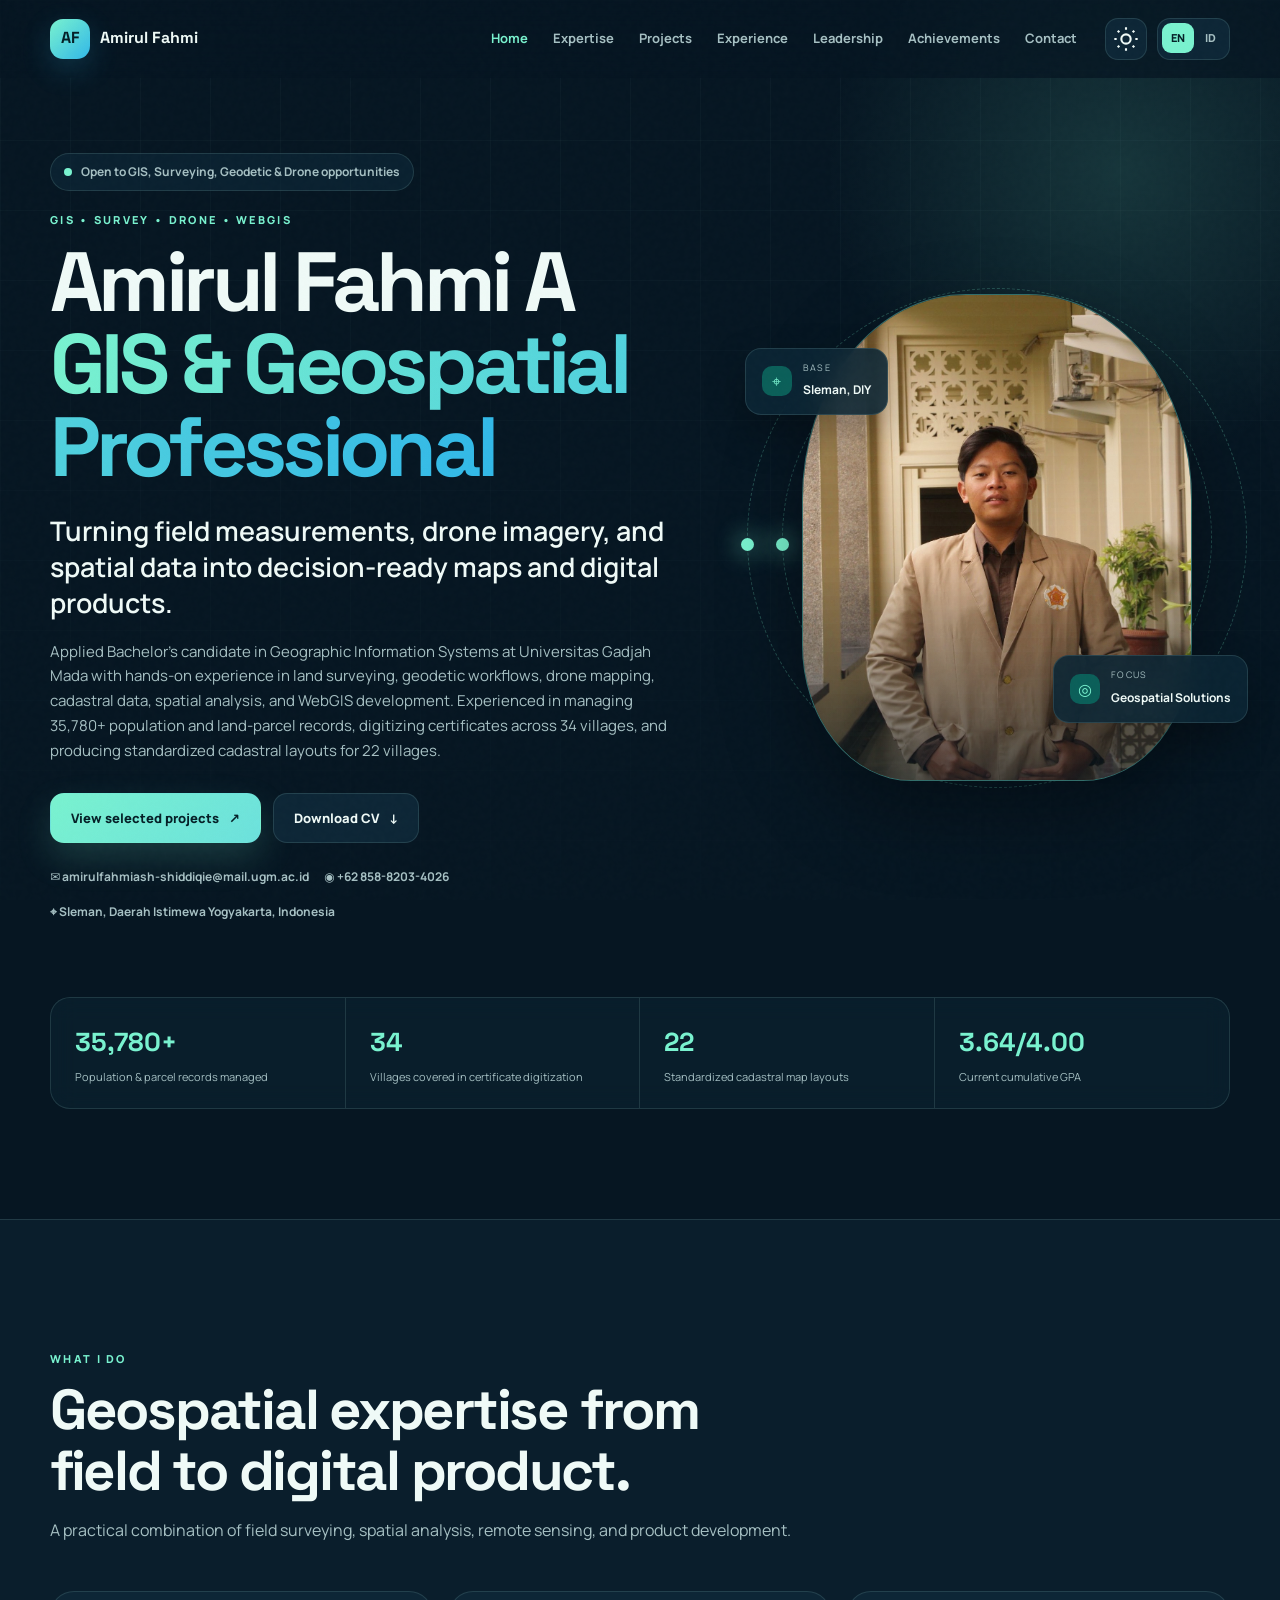
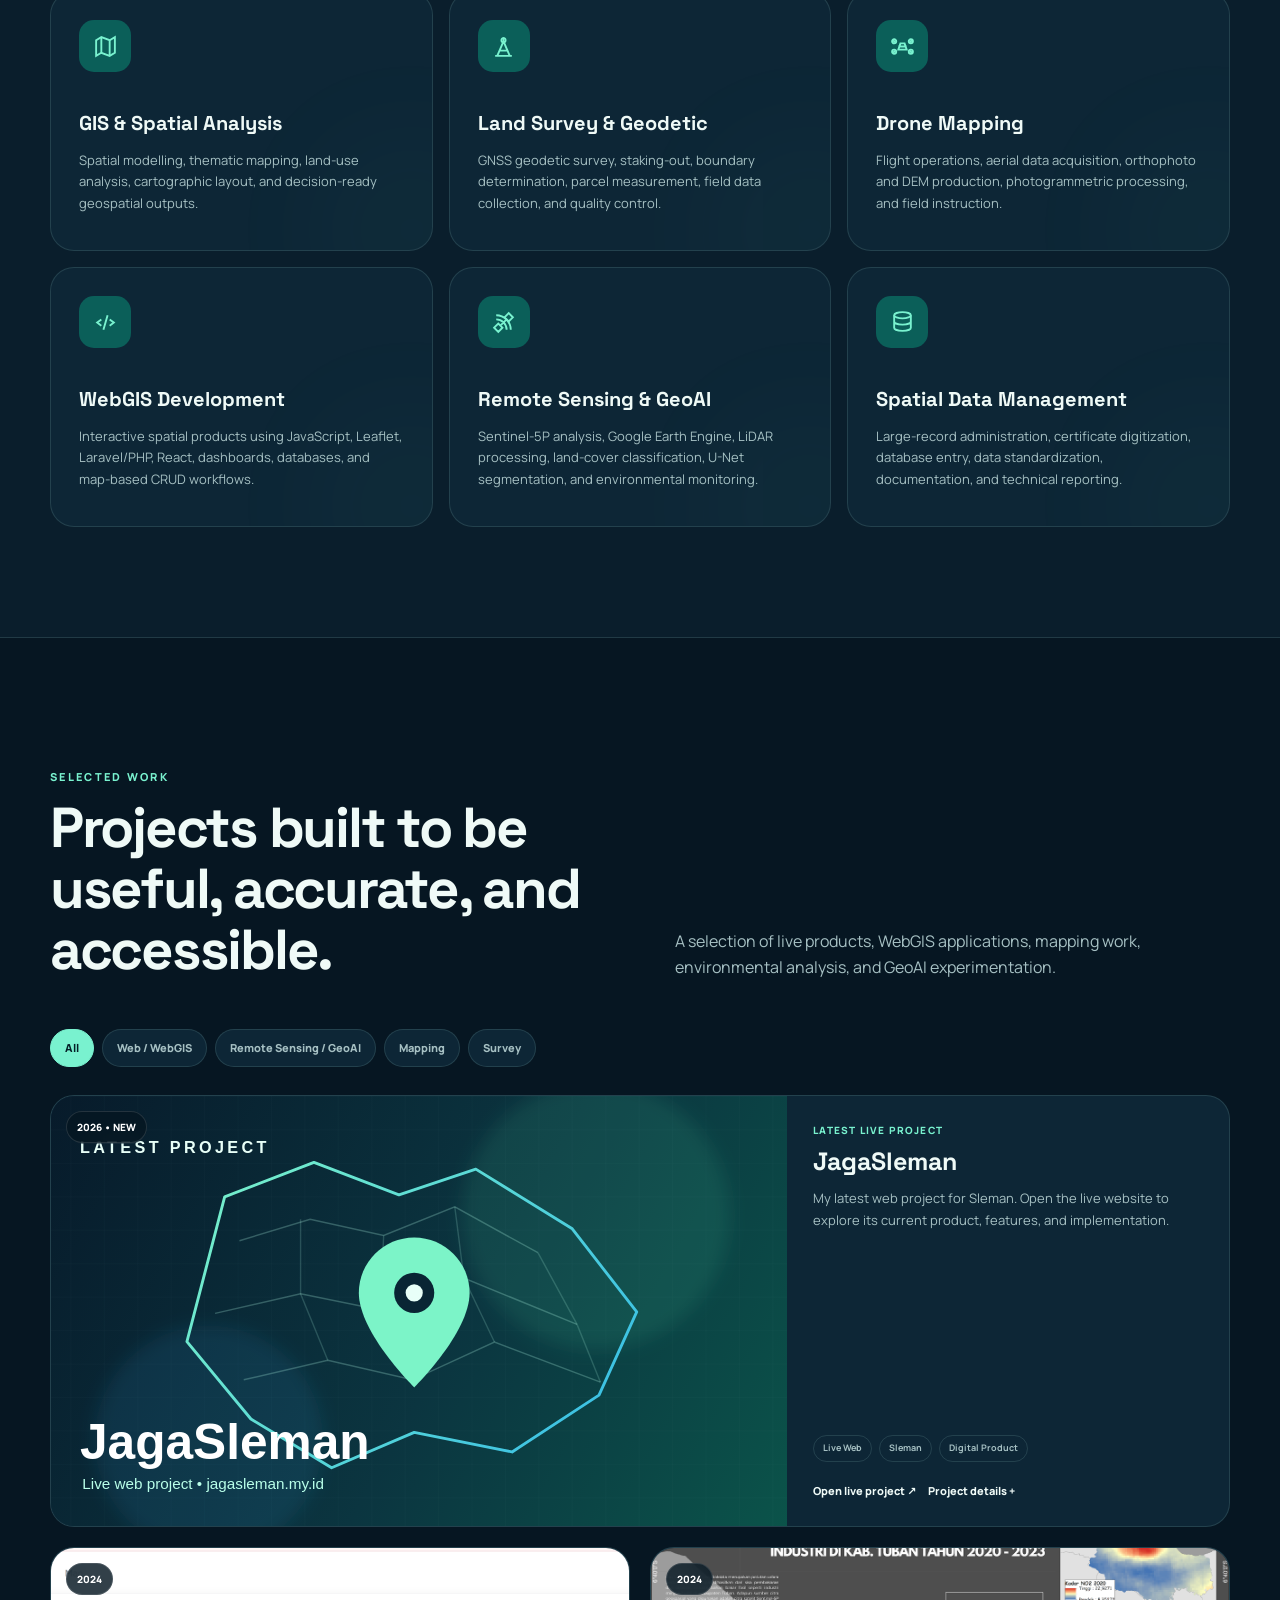
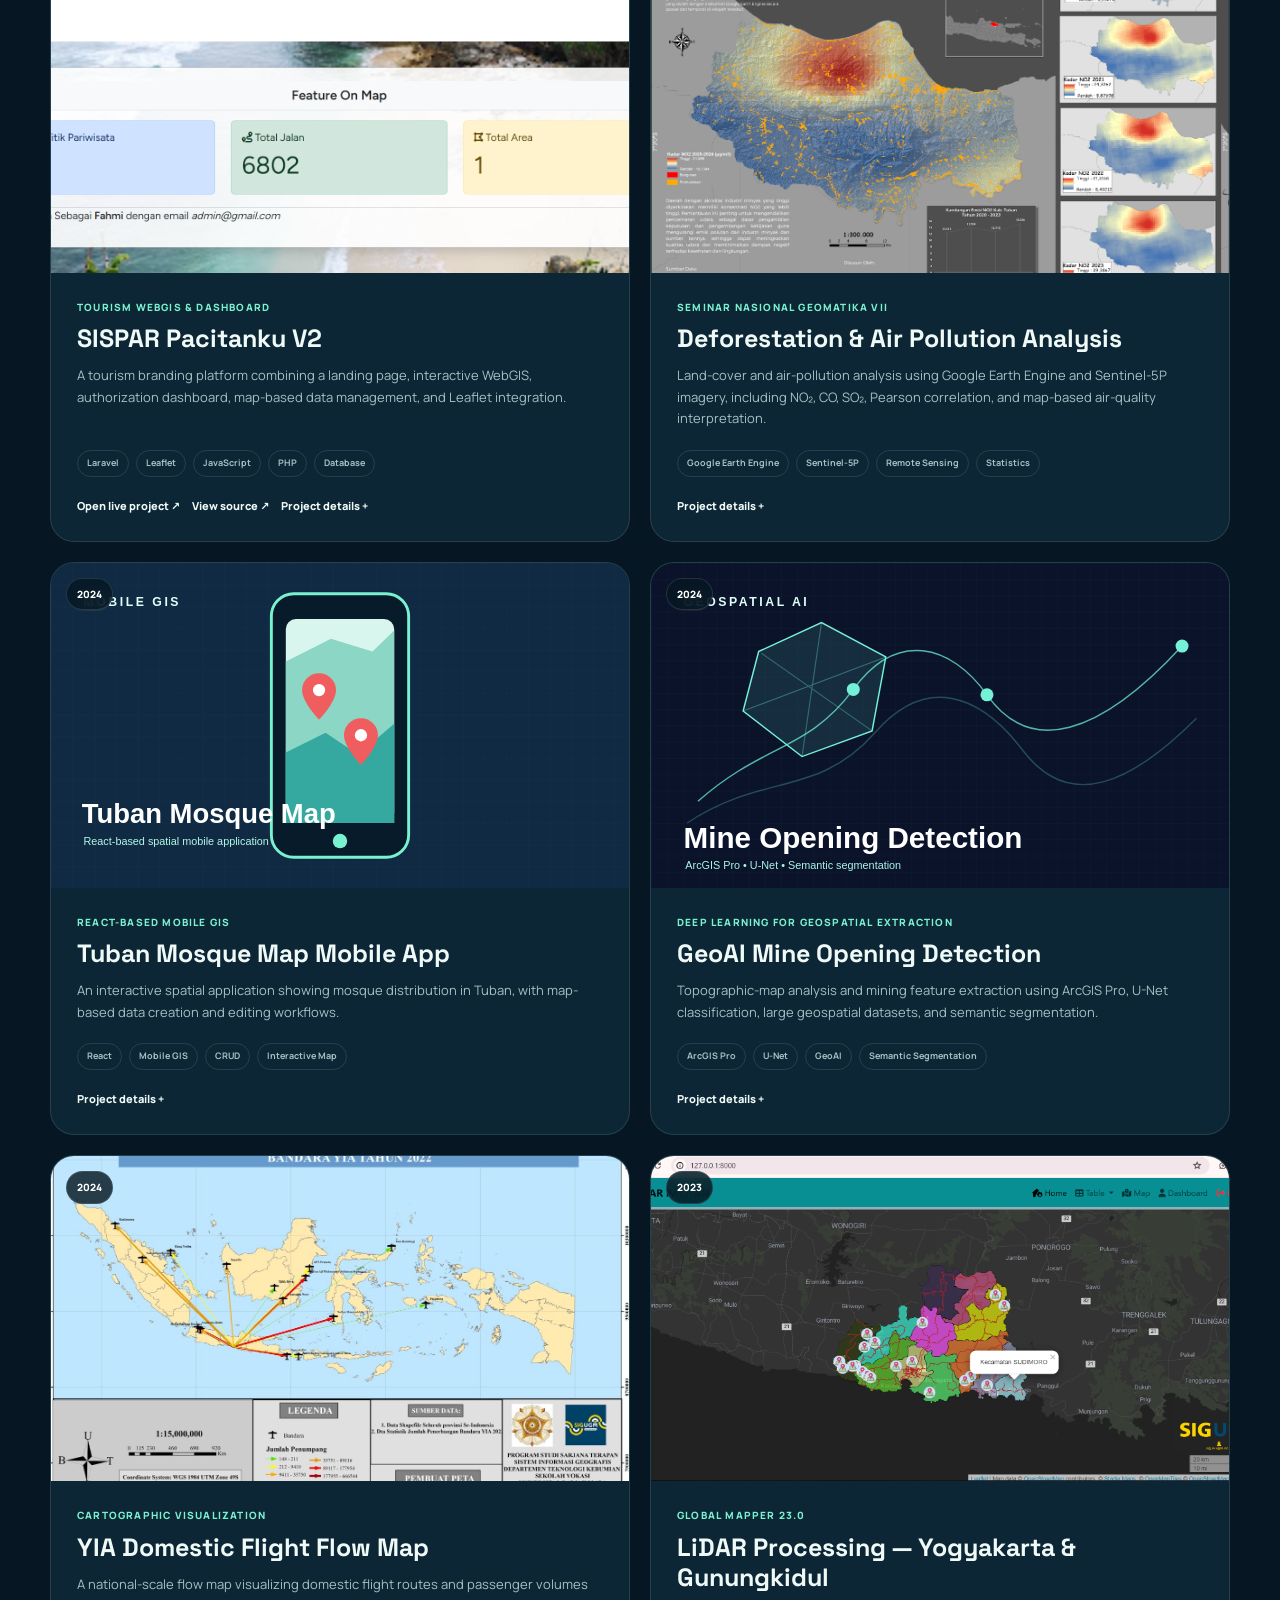
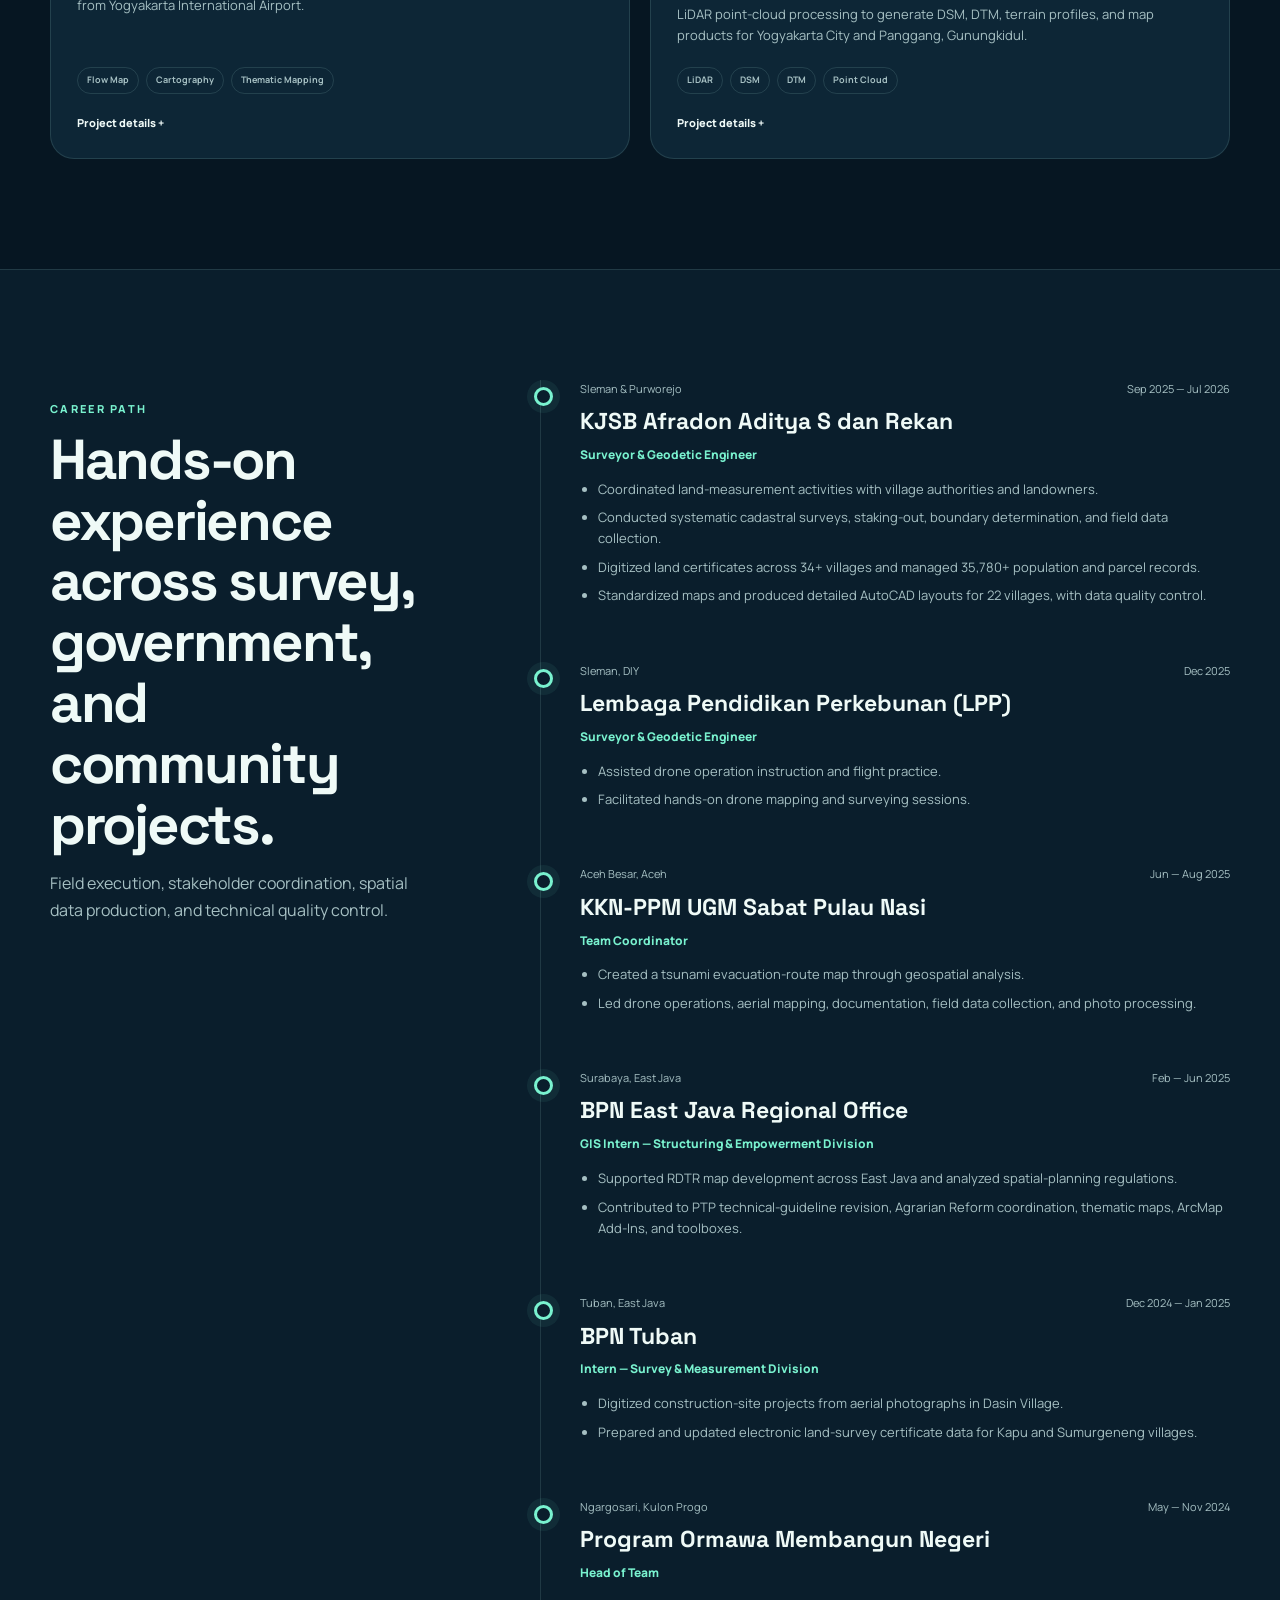
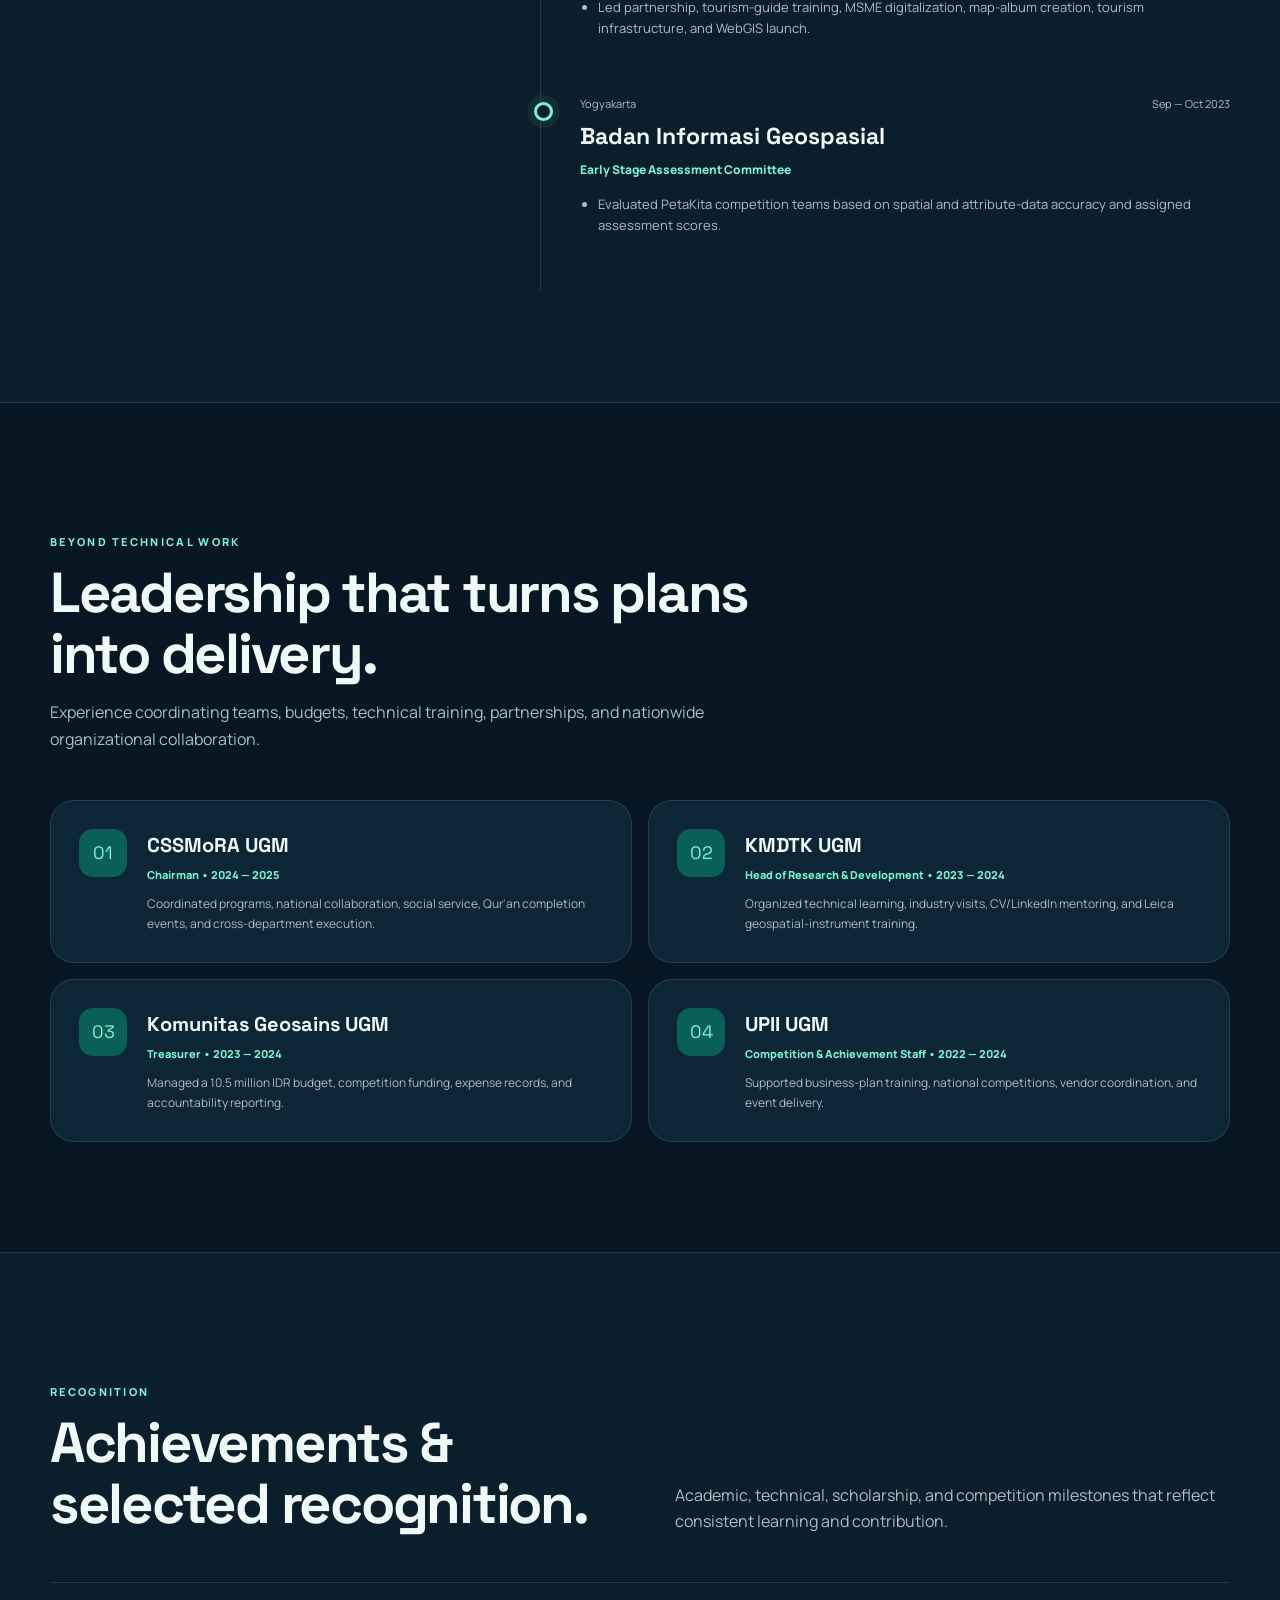
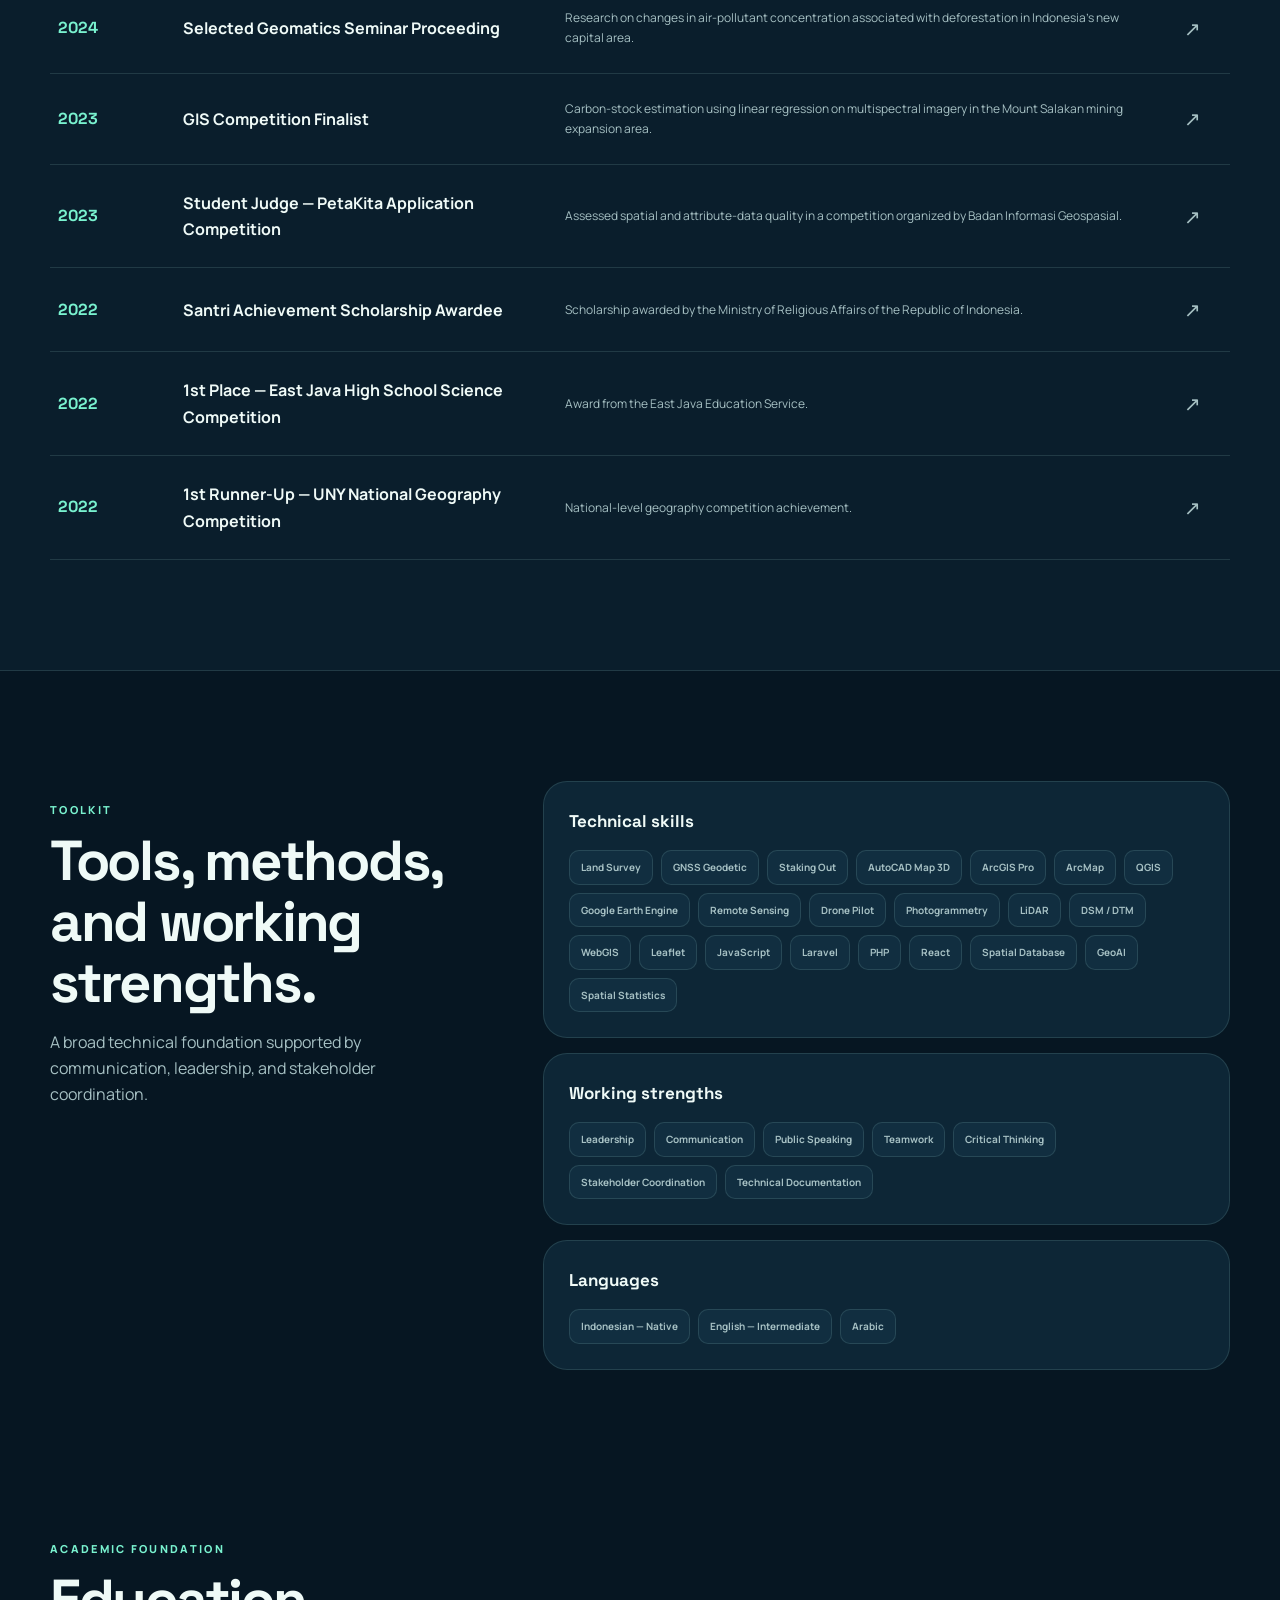
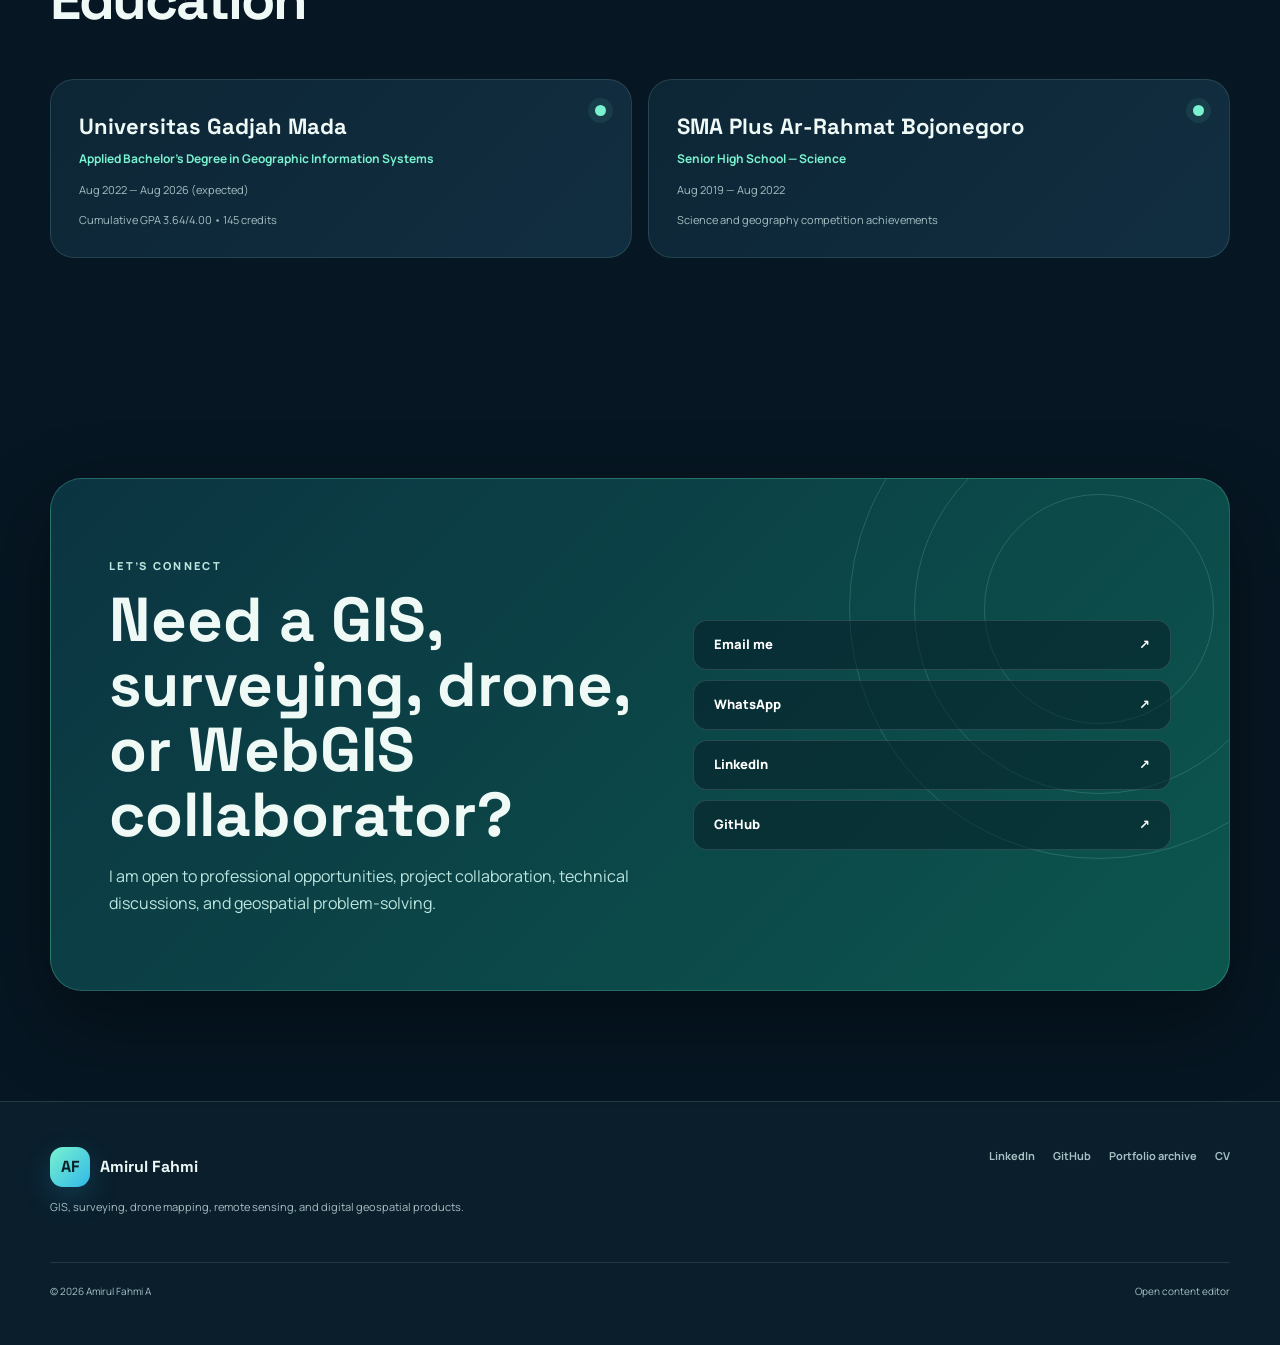
<file: index.html>
<!doctype html>
<html lang="en">
<head>
  <meta charset="utf-8" />
  <meta name="viewport" content="width=device-width, initial-scale=1" />
  <meta name="theme-color" content="#071a2a" />
  <meta name="robots" content="index,follow" />
  <title>Amirul Fahmi A — GIS, Survey & Geospatial Portfolio</title>
  <meta name="description" content="Portfolio of Amirul Fahmi A: GIS, land surveying, geodetic engineering, drone mapping, remote sensing, GeoAI, spatial data, and WebGIS development." />
  <meta property="og:title" content="Amirul Fahmi A — Geospatial Portfolio" />
  <meta property="og:description" content="GIS, land surveying, drone mapping, remote sensing, GeoAI, and WebGIS projects." />
  <meta property="og:type" content="website" />
  <meta property="og:image" content="assets/no2-tuban.png" />
  <link rel="icon" href="assets/favicon.svg" type="image/svg+xml" />
  <link rel="preconnect" href="https://fonts.googleapis.com" />
  <link rel="preconnect" href="https://fonts.gstatic.com" crossorigin />
  <link href="https://fonts.googleapis.com/css2?family=Manrope:wght@400;500;600;700;800&family=Space+Grotesk:wght@500;600;700&display=swap" rel="stylesheet" />
  <link rel="stylesheet" href="styles.css" />
  <script src="data.js" defer></script>
  <script src="app.js" defer></script>
</head>
<body>
  <a class="skip-link" href="#main">Skip to content</a>
  <div class="noise" aria-hidden="true"></div>
  <header class="site-header" id="top">
    <div class="container nav-wrap">
      <a class="brand" href="#top" aria-label="Amirul Fahmi portfolio home"><span class="brand-mark">AF</span><span class="brand-name">Amirul Fahmi</span></a>
      <button class="menu-toggle" id="menuToggle" aria-label="Open menu" aria-controls="siteNav" aria-expanded="false"><span></span><span></span></button>
      <nav class="site-nav" id="siteNav" aria-label="Primary navigation"></nav>
      <div class="nav-actions">
        <button class="icon-button" id="themeToggle" aria-label="Toggle color theme"></button>
        <button class="lang-toggle" id="langToggle" aria-label="Change language"><span class="active">EN</span><span>ID</span></button>
      </div>
    </div>
  </header>

  <main id="main">
    <section class="hero section" id="home">
      <div class="hero-grid-bg" aria-hidden="true"></div>
      <div class="container hero-layout">
        <div class="hero-copy reveal">
          <div class="status-pill"><span class="pulse"></span><span id="availability"></span></div>
          <p class="eyebrow">GIS • SURVEY • DRONE • WEBGIS</p>
          <h1><span id="heroName"></span><br/><span class="gradient-text" id="heroRole"></span></h1>
          <p class="hero-headline" id="heroHeadline"></p>
          <p class="hero-summary" id="heroSummary"></p>
          <div class="hero-actions">
            <a class="button primary" href="#projects"><span data-label="viewProjects"></span><span class="arrow">↗</span></a>
            <a class="button secondary" id="resumeLink" download><span data-label="downloadCV"></span><span>↓</span></a>
          </div>
          <div class="contact-row" id="heroContacts"></div>
        </div>
        <div class="hero-visual reveal delay-1">
          <div class="orbit orbit-one"></div><div class="orbit orbit-two"></div>
          <div class="photo-frame"><img id="profilePhoto" alt="Portrait of Amirul Fahmi" /><div class="photo-scan"></div></div>
          <div class="floating-card card-location"><span class="mini-icon">⌖</span><div><small>BASE</small><strong>Sleman, DIY</strong></div></div>
          <div class="floating-card card-focus"><span class="mini-icon">◎</span><div><small>FOCUS</small><strong>Geospatial Solutions</strong></div></div>
        </div>
      </div>
      <div class="container stats-grid reveal delay-2" id="statsGrid"></div>
    </section>

    <section class="section section-muted" id="about">
      <div class="container">
        <div class="section-heading reveal"><p class="eyebrow" data-label="whatIDo"></p><h2 data-label="capabilitiesTitle"></h2><p data-label="capabilitiesIntro"></p></div>
        <div class="capability-grid" id="capabilityGrid"></div>
      </div>
    </section>

    <section class="section" id="projects">
      <div class="container">
        <div class="section-heading split reveal">
          <div><p class="eyebrow" data-label="selectedWork"></p><h2 data-label="projectsTitle"></h2></div>
          <p data-label="projectsIntro"></p>
        </div>
        <div class="filter-row reveal" id="projectFilters"></div>
        <div class="projects-grid" id="projectsGrid"></div>
      </div>
    </section>

    <section class="section section-muted" id="experience">
      <div class="container experience-layout">
        <div class="sticky-heading reveal"><p class="eyebrow" data-label="careerPath"></p><h2 data-label="experienceTitle"></h2><p data-label="experienceIntro"></p></div>
        <div class="timeline" id="experienceTimeline"></div>
      </div>
    </section>

    <section class="section" id="leadership">
      <div class="container">
        <div class="section-heading reveal"><p class="eyebrow" data-label="beyondTechnical"></p><h2 data-label="leadershipTitle"></h2><p data-label="leadershipIntro"></p></div>
        <div class="leadership-grid" id="leadershipGrid"></div>
      </div>
    </section>

    <section class="section section-muted" id="achievements">
      <div class="container">
        <div class="section-heading split reveal"><div><p class="eyebrow" data-label="recognition"></p><h2 data-label="achievementsTitle"></h2></div><p data-label="achievementsIntro"></p></div>
        <div class="achievement-list" id="achievementList"></div>
      </div>
    </section>

    <section class="section" id="skills">
      <div class="container skills-layout">
        <div class="section-heading reveal"><p class="eyebrow" data-label="toolkit"></p><h2 data-label="skillsTitle"></h2><p data-label="skillsIntro"></p></div>
        <div class="skills-panels" id="skillsPanels"></div>
      </div>
    </section>

    <section class="section education-section" id="education">
      <div class="container">
        <div class="section-heading reveal"><p class="eyebrow" data-label="academic"></p><h2 data-label="educationTitle"></h2></div>
        <div class="education-grid" id="educationGrid"></div>
      </div>
    </section>

    <section class="section contact-section" id="contact">
      <div class="container contact-card reveal">
        <div><p class="eyebrow" data-label="letsConnect"></p><h2 data-label="contactTitle"></h2><p data-label="contactIntro"></p></div>
        <div class="contact-actions" id="contactActions"></div>
        <div class="map-lines" aria-hidden="true"><span></span><span></span><span></span></div>
      </div>
    </section>
  </main>

  <footer class="site-footer">
    <div class="container footer-grid">
      <div><a class="brand" href="#top"><span class="brand-mark">AF</span><span class="brand-name">Amirul Fahmi</span></a><p data-label="footerTagline"></p></div>
      <div class="footer-links" id="footerLinks"></div>
      <div class="footer-meta"><span>© <span id="year"></span> Amirul Fahmi A</span><a href="editor.html" data-label="contentEditor"></a></div>
    </div>
  </footer>

  <dialog class="project-modal" id="projectModal"><button class="modal-close" id="modalClose" aria-label="Close">×</button><div id="modalContent"></div></dialog>
  <button class="back-to-top" id="backToTop" aria-label="Back to top">↑</button>
</body>
</html>
</file>
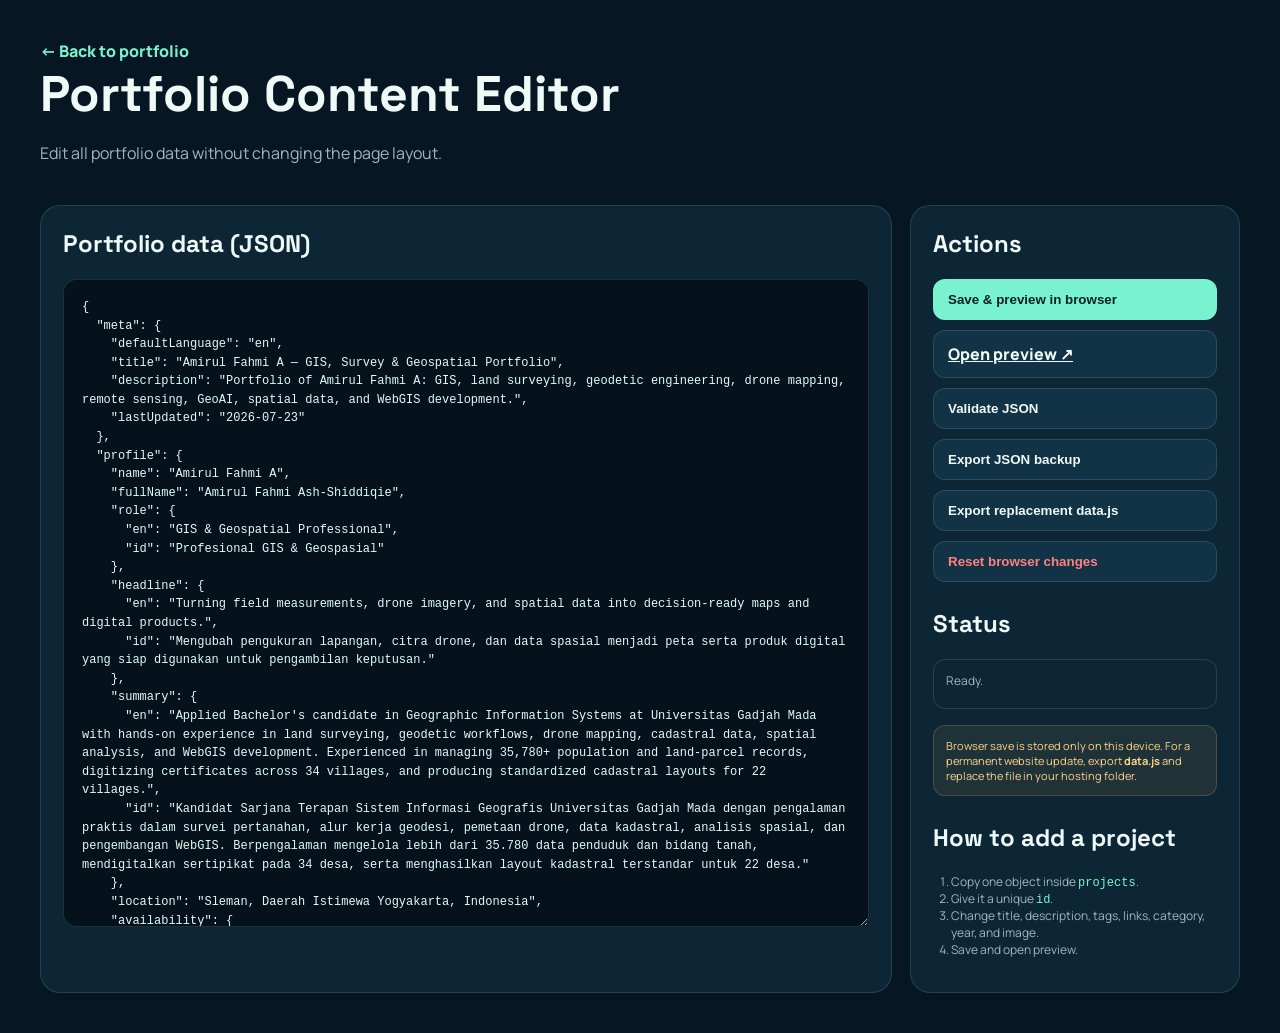
<file: editor.html>
<!doctype html><html lang="en"><head><meta charset="utf-8"><meta name="viewport" content="width=device-width,initial-scale=1"><title>Portfolio Content Editor</title><link rel="icon" href="assets/favicon.svg"><link rel="preconnect" href="https://fonts.googleapis.com"><link rel="preconnect" href="https://fonts.gstatic.com" crossorigin><link href="https://fonts.googleapis.com/css2?family=Manrope:wght@400;600;700;800&family=Space+Grotesk:wght@600;700&display=swap" rel="stylesheet"><style>
:root{--bg:#061622;--panel:#0d2636;--text:#effaf7;--muted:#9eb8bd;--line:rgba(168,226,215,.15);--accent:#79f2cf;--danger:#ff8181}*{box-sizing:border-box}body{margin:0;background:var(--bg);color:var(--text);font-family:Manrope,sans-serif}.wrap{width:min(1200px,calc(100% - 32px));margin:40px auto}.top{display:flex;justify-content:space-between;align-items:center;gap:20px;margin-bottom:25px}.top h1{font-family:Space Grotesk;margin:0;font-size:clamp(30px,5vw,50px)}.top p,.help{color:var(--muted)}.back{color:var(--accent);font-weight:800;text-decoration:none}.grid{display:grid;grid-template-columns:1fr 330px;gap:18px}.panel{background:var(--panel);border:1px solid var(--line);border-radius:20px;padding:22px}.panel h2{font-family:Space Grotesk;margin-top:0}textarea{width:100%;min-height:72vh;resize:vertical;border:1px solid var(--line);border-radius:14px;background:#05121c;color:#dffcf5;padding:18px;font:12px/1.55 ui-monospace,SFMono-Regular,Consolas,monospace;tab-size:2}.actions{display:grid;gap:10px}.btn{border:1px solid var(--line);border-radius:12px;padding:12px 14px;background:#123246;color:var(--text);font-weight:800;cursor:pointer;text-align:left}.btn.primary{background:var(--accent);color:#052027}.btn.danger{color:var(--danger)}.status{min-height:50px;border:1px solid var(--line);padding:12px;border-radius:12px;font-size:12px;color:var(--muted)}code{color:var(--accent)}ol{padding-left:18px;color:var(--muted);font-size:12px}.warning{background:rgba(255,184,77,.08);border:1px solid rgba(255,184,77,.22);padding:12px;border-radius:12px;color:#ffd38a;font-size:11px}@media(max-width:850px){.grid{grid-template-columns:1fr}.top{align-items:flex-start;flex-direction:column}textarea{min-height:60vh}}
</style><script src="data.js"></script></head><body><main class="wrap"><div class="top"><div><a class="back" href="index.html">← Back to portfolio</a><h1>Portfolio Content Editor</h1><p>Edit all portfolio data without changing the page layout.</p></div></div><div class="grid"><section class="panel"><h2>Portfolio data (JSON)</h2><textarea id="editor" spellcheck="false"></textarea></section><aside class="panel"><h2>Actions</h2><div class="actions"><button class="btn primary" id="save">Save & preview in browser</button><a class="btn" href="index.html" target="_blank">Open preview ↗</a><button class="btn" id="validate">Validate JSON</button><button class="btn" id="exportJson">Export JSON backup</button><button class="btn" id="exportJs">Export replacement data.js</button><button class="btn danger" id="reset">Reset browser changes</button></div><h2 style="margin-top:26px">Status</h2><div class="status" id="status">Ready.</div><div class="warning" style="margin-top:16px">Browser save is stored only on this device. For a permanent website update, export <b>data.js</b> and replace the file in your hosting folder.</div><h2 style="margin-top:26px">How to add a project</h2><ol><li>Copy one object inside <code>projects</code>.</li><li>Give it a unique <code>id</code>.</li><li>Change title, description, tags, links, category, year, and image.</li><li>Save and open preview.</li></ol></aside></div></main><script>
const editor=document.getElementById('editor'),status=document.getElementById('status');let start=window.PORTFOLIO_DATA;try{start=JSON.parse(localStorage.getItem('portfolioOverride'))||start}catch(e){}editor.value=JSON.stringify(start,null,2);function parse(){return JSON.parse(editor.value)}function msg(t,ok=true){status.textContent=t;status.style.color=ok?'#79f2cf':'#ff8181'}document.getElementById('validate').onclick=()=>{try{parse();msg('Valid JSON.')}catch(e){msg(e.message,false)}};document.getElementById('save').onclick=()=>{try{localStorage.setItem('portfolioOverride',JSON.stringify(parse()));msg('Saved. Open or refresh the preview.')}catch(e){msg(e.message,false)}};function download(name,text,type){const a=document.createElement('a');a.href=URL.createObjectURL(new Blob([text],{type}));a.download=name;a.click();URL.revokeObjectURL(a.href)}document.getElementById('exportJson').onclick=()=>{try{download('portfolio-data-backup.json',JSON.stringify(parse(),null,2),'application/json');msg('JSON backup exported.')}catch(e){msg(e.message,false)}};document.getElementById('exportJs').onclick=()=>{try{download('data.js','window.PORTFOLIO_DATA = '+JSON.stringify(parse(),null,2)+';\n','text/javascript');msg('Replacement data.js exported.')}catch(e){msg(e.message,false)}};document.getElementById('reset').onclick=()=>{if(confirm('Reset browser changes and return to the original data.js?')){localStorage.removeItem('portfolioOverride');editor.value=JSON.stringify(window.PORTFOLIO_DATA,null,2);msg('Browser changes reset.')}};
</script></body></html>
</file>
<file: styles.css>
:root{--bg:#061622;--bg-2:#0a1e2c;--surface:#0d2636;--surface-2:#112e40;--text:#effaf7;--muted:#a6c0c3;--line:rgba(168,226,215,.14);--accent:#79f2cf;--accent-2:#31b8e8;--accent-dark:#0b5f59;--shadow:0 30px 80px rgba(0,0,0,.35);--radius:24px;--container:1180px;--header:78px}
[data-theme="light"]{--bg:#f4faf8;--bg-2:#eaf4f2;--surface:#fff;--surface-2:#edf6f4;--text:#102a34;--muted:#526e73;--line:rgba(14,78,83,.14);--accent:#087f75;--accent-2:#0c80b0;--accent-dark:#d8f5ed;--shadow:0 24px 70px rgba(13,67,72,.13)}
*{box-sizing:border-box}html{scroll-behavior:smooth;scroll-padding-top:90px}body{margin:0;background:var(--bg);color:var(--text);font-family:Manrope,system-ui,sans-serif;line-height:1.65;overflow-x:hidden}.noise{position:fixed;inset:0;pointer-events:none;opacity:.025;z-index:999;background-image:url("data:image/svg+xml,%3Csvg viewBox='0 0 180 180' xmlns='http://www.w3.org/2000/svg'%3E%3Cfilter id='n'%3E%3CfeTurbulence type='fractalNoise' baseFrequency='.85' numOctaves='4' stitchTiles='stitch'/%3E%3C/filter%3E%3Crect width='100%25' height='100%25' filter='url(%23n)' opacity='.7'/%3E%3C/svg%3E")}.container{width:min(calc(100% - 40px),var(--container));margin-inline:auto}.section{padding:110px 0;position:relative}.section-muted{background:var(--bg-2);border-block:1px solid var(--line)}a{color:inherit;text-decoration:none}img{max-width:100%;display:block}button{font:inherit}.skip-link{position:fixed;top:10px;left:10px;transform:translateY(-150%);z-index:1000;background:var(--accent);color:#052027;padding:10px 16px;border-radius:10px}.skip-link:focus{transform:none}.site-header{height:var(--header);position:fixed;top:0;left:0;right:0;z-index:100;background:rgba(6,22,34,.72);backdrop-filter:blur(18px);border-bottom:1px solid transparent;transition:.3s}.site-header.scrolled{border-color:var(--line);background:rgba(6,22,34,.92)}[data-theme="light"] .site-header{background:rgba(244,250,248,.78)}[data-theme="light"] .site-header.scrolled{background:rgba(244,250,248,.94)}.nav-wrap{height:100%;display:flex;align-items:center;gap:28px}.brand{display:inline-flex;align-items:center;gap:10px;font-family:"Space Grotesk",sans-serif;font-weight:700;white-space:nowrap}.brand-mark{width:40px;height:40px;border-radius:13px;display:grid;place-items:center;background:linear-gradient(135deg,var(--accent),var(--accent-2));color:#052027;box-shadow:0 10px 30px rgba(49,184,232,.2)}.site-nav{display:flex;gap:25px;margin-left:auto}.site-nav a{font-size:13px;font-weight:700;color:var(--muted);transition:.25s}.site-nav a:hover,.site-nav a.active{color:var(--accent)}.nav-actions{display:flex;align-items:center;gap:10px}.icon-button,.lang-toggle,.menu-toggle{border:1px solid var(--line);background:var(--surface);color:var(--text);cursor:pointer}.icon-button{width:42px;height:42px;border-radius:13px;display:grid;place-items:center}.lang-toggle{height:42px;border-radius:13px;padding:4px;display:flex;gap:2px}.lang-toggle span{padding:6px 9px;border-radius:9px;font-size:11px;font-weight:800;color:var(--muted)}.lang-toggle span.active{background:var(--accent);color:#052027}.menu-toggle{display:none;width:42px;height:42px;border-radius:13px;padding:11px}.menu-toggle span{display:block;height:2px;background:currentColor;margin:6px 0;transition:.25s}.hero{min-height:100vh;padding-top:calc(var(--header) + 75px);display:flex;flex-direction:column;justify-content:center;align-items:stretch;overflow:hidden}.hero-grid-bg{position:absolute;inset:0;opacity:.25;background-image:linear-gradient(var(--line) 1px,transparent 1px),linear-gradient(90deg,var(--line) 1px,transparent 1px);background-size:70px 70px;mask-image:linear-gradient(to bottom,black,transparent 86%)}.hero:before{content:"";position:absolute;width:640px;height:640px;border-radius:50%;background:radial-gradient(circle,rgba(121,242,207,.14),transparent 65%);top:-150px;right:-160px}.hero-layout{display:grid;grid-template-columns:1.15fr .85fr;gap:85px;align-items:center;position:relative}.status-pill{display:inline-flex;align-items:center;gap:9px;border:1px solid var(--line);background:rgba(15,45,61,.55);padding:8px 13px;border-radius:999px;color:var(--muted);font-size:12px;font-weight:700}.pulse{width:8px;height:8px;border-radius:50%;background:var(--accent);box-shadow:0 0 0 0 rgba(121,242,207,.5);animation:pulse 2s infinite}.eyebrow{font-size:11px;letter-spacing:.21em;font-weight:800;color:var(--accent);margin:20px 0 12px;text-transform:uppercase}.hero h1{font-family:"Space Grotesk",sans-serif;font-size:clamp(48px,7vw,84px);line-height:.98;letter-spacing:-.055em;margin:0 0 25px}.gradient-text{background:linear-gradient(100deg,var(--accent),var(--accent-2));-webkit-background-clip:text;background-clip:text;color:transparent}.hero-headline{font-size:clamp(20px,2.1vw,28px);line-height:1.35;font-weight:600;max-width:760px;margin:0 0 18px}.hero-summary{color:var(--muted);max-width:720px;margin:0;font-size:15px}.hero-actions{display:flex;gap:12px;flex-wrap:wrap;margin:30px 0 24px}.button{min-height:50px;display:inline-flex;align-items:center;justify-content:center;gap:10px;padding:0 20px;border-radius:14px;font-weight:800;font-size:13px;transition:.25s;border:1px solid transparent}.button:hover{transform:translateY(-2px)}.button.primary{background:linear-gradient(135deg,var(--accent),#6ce1dd);color:#052027;box-shadow:0 15px 35px rgba(121,242,207,.17)}.button.secondary{border-color:var(--line);background:var(--surface);color:var(--text)}.contact-row{display:flex;gap:15px;flex-wrap:wrap}.contact-chip{display:inline-flex;align-items:center;gap:8px;color:var(--muted);font-size:12px;font-weight:700}.contact-chip:hover{color:var(--accent)}.hero-visual{height:560px;position:relative;display:grid;place-items:center}.photo-frame{width:min(390px,90%);aspect-ratio:4/5;border-radius:42% 42% 28% 28%;overflow:hidden;position:relative;border:1px solid rgba(121,242,207,.35);box-shadow:var(--shadow);z-index:2;background:var(--surface)}.photo-frame img{width:100%;height:100%;object-fit:cover;object-position:center 25%}.photo-frame:after{content:"";position:absolute;inset:0;background:linear-gradient(to top,rgba(4,21,32,.62),transparent 45%)}.photo-scan{position:absolute;inset:0;background:linear-gradient(to bottom,transparent 0,rgba(121,242,207,.15) 50%,transparent 51%);background-size:100% 14px;mix-blend-mode:screen;opacity:.12}.orbit{position:absolute;border:1px dashed rgba(121,242,207,.25);border-radius:50%;animation:spin 22s linear infinite}.orbit-one{width:500px;height:500px}.orbit-two{width:430px;height:430px;animation-direction:reverse;animation-duration:15s}.orbit-one:before,.orbit-two:before{content:"";width:13px;height:13px;border-radius:50%;background:var(--accent);position:absolute;top:50%;left:-7px;box-shadow:0 0 25px var(--accent)}.floating-card{position:absolute;z-index:4;display:flex;align-items:center;gap:11px;background:rgba(12,38,53,.88);backdrop-filter:blur(14px);border:1px solid var(--line);padding:12px 16px;border-radius:16px;box-shadow:0 18px 40px rgba(0,0,0,.25)}[data-theme="light"] .floating-card{background:rgba(255,255,255,.88)}.floating-card small{display:block;color:var(--muted);font-size:9px;letter-spacing:.15em}.floating-card strong{font-size:12px}.mini-icon{width:30px;height:30px;border-radius:10px;background:var(--accent-dark);color:var(--accent);display:grid;place-items:center}.card-location{left:-20px;top:90px}.card-focus{right:-18px;bottom:95px}.stats-grid{position:relative;margin-top:75px;display:grid;grid-template-columns:repeat(4,1fr);border:1px solid var(--line);border-radius:20px;overflow:hidden;background:rgba(12,38,53,.5);backdrop-filter:blur(12px)}[data-theme="light"] .stats-grid{background:rgba(255,255,255,.7)}.stat{padding:23px 24px;border-right:1px solid var(--line)}.stat:last-child{border:0}.stat strong{display:block;font-family:"Space Grotesk";font-size:26px;color:var(--accent)}.stat span{display:block;color:var(--muted);font-size:11px;line-height:1.45;margin-top:5px}.section-heading{max-width:750px;margin-bottom:48px}.section-heading.split{max-width:none;display:grid;grid-template-columns:1fr 1fr;gap:70px;align-items:end}.section-heading h2,.sticky-heading h2{font-family:"Space Grotesk";font-size:clamp(36px,4.4vw,58px);line-height:1.08;letter-spacing:-.04em;margin:0}.section-heading>p:last-child,.split>p,.sticky-heading>p:last-child{color:var(--muted);margin:15px 0 0}.capability-grid{display:grid;grid-template-columns:repeat(3,1fr);gap:16px}.capability-card{background:var(--surface);border:1px solid var(--line);border-radius:var(--radius);padding:28px;min-height:260px;position:relative;overflow:hidden;transition:.3s}.capability-card:hover{transform:translateY(-6px);border-color:rgba(121,242,207,.38);box-shadow:var(--shadow)}.capability-card:after{content:"";position:absolute;width:140px;height:140px;border-radius:50%;background:var(--accent);filter:blur(80px);opacity:.07;right:-50px;bottom:-50px}.icon-box{width:52px;height:52px;border-radius:15px;display:grid;place-items:center;background:var(--accent-dark);color:var(--accent);margin-bottom:35px}.icon-box svg{width:25px}.capability-card h3{font-family:"Space Grotesk";margin:0 0 10px;font-size:20px}.capability-card p{color:var(--muted);font-size:13px;margin:0}.filter-row{display:flex;gap:8px;flex-wrap:wrap;margin-bottom:28px}.filter-button{border:1px solid var(--line);background:var(--surface);color:var(--muted);padding:9px 14px;border-radius:999px;font-size:11px;font-weight:800;cursor:pointer}.filter-button.active,.filter-button:hover{background:var(--accent);color:#052027;border-color:var(--accent)}.projects-grid{display:grid;grid-template-columns:repeat(12,1fr);gap:20px}.project-card{grid-column:span 6;background:var(--surface);border:1px solid var(--line);border-radius:var(--radius);overflow:hidden;transition:.35s;display:flex;flex-direction:column}.project-card.featured:first-child{grid-column:span 12;display:grid;grid-template-columns:1.25fr .75fr}.project-card:hover{transform:translateY(-6px);box-shadow:var(--shadow);border-color:rgba(121,242,207,.35)}.project-image{aspect-ratio:16/9;overflow:hidden;background:var(--surface-2);position:relative}.featured:first-child .project-image{aspect-ratio:auto;min-height:430px}.project-image img{width:100%;height:100%;object-fit:cover;transition:.5s}.project-card:hover .project-image img{transform:scale(1.035)}.project-badge{position:absolute;top:15px;left:15px;background:rgba(6,22,34,.82);border:1px solid rgba(255,255,255,.12);backdrop-filter:blur(10px);padding:7px 10px;border-radius:999px;font-size:10px;font-weight:800;color:#fff}.project-body{padding:26px;display:flex;flex-direction:column;flex:1}.project-kicker{color:var(--accent);font-size:10px;font-weight:800;letter-spacing:.12em;text-transform:uppercase;margin-bottom:8px}.project-body h3{font-family:"Space Grotesk";font-size:25px;line-height:1.2;margin:0 0 12px}.project-body p{color:var(--muted);font-size:13px;margin:0 0 20px}.tag-row{display:flex;flex-wrap:wrap;gap:7px;margin-top:auto}.tag{border:1px solid var(--line);padding:5px 9px;border-radius:999px;color:var(--muted);font-size:9px;font-weight:700}.project-links{display:flex;gap:12px;margin-top:20px}.text-link{font-size:11px;font-weight:800;color:var(--text);display:inline-flex;gap:6px;align-items:center}.text-link:hover{color:var(--accent)}.details-button{border:0;background:none;padding:0;cursor:pointer;color:var(--text)}.experience-layout{display:grid;grid-template-columns:.72fr 1.28fr;gap:90px;align-items:start}.sticky-heading{position:sticky;top:130px}.timeline{position:relative}.timeline:before{content:"";position:absolute;top:0;bottom:0;left:8px;width:1px;background:var(--line)}.timeline-item{padding:0 0 48px 48px;position:relative}.timeline-item:before{content:"";position:absolute;left:2px;top:7px;width:13px;height:13px;border-radius:50%;background:var(--bg-2);border:3px solid var(--accent);box-shadow:0 0 0 7px rgba(121,242,207,.07)}.timeline-meta{display:flex;justify-content:space-between;gap:20px;color:var(--muted);font-size:11px;margin-bottom:5px}.timeline-item h3{font-family:"Space Grotesk";font-size:23px;margin:0}.timeline-role{color:var(--accent);font-size:12px;font-weight:800;margin:4px 0 14px}.timeline-item ul{padding-left:18px;margin:0;color:var(--muted);font-size:13px}.timeline-item li{margin-bottom:7px}.leadership-grid{display:grid;grid-template-columns:repeat(2,1fr);gap:16px}.leadership-card{padding:28px;background:var(--surface);border:1px solid var(--line);border-radius:var(--radius);display:grid;grid-template-columns:auto 1fr;gap:20px;transition:.3s}.leadership-card:hover{border-color:rgba(121,242,207,.35);transform:translateY(-4px)}.number-box{font-family:"Space Grotesk";font-size:18px;color:var(--accent);width:48px;height:48px;border-radius:14px;background:var(--accent-dark);display:grid;place-items:center}.leadership-card h3{font-family:"Space Grotesk";margin:0;font-size:20px}.leadership-role{color:var(--accent);font-size:11px;font-weight:800;margin:4px 0}.leadership-card p{color:var(--muted);font-size:12px;margin:10px 0 0}.achievement-list{border-top:1px solid var(--line)}.achievement-item{display:grid;grid-template-columns:100px .75fr 1.25fr 38px;gap:25px;align-items:center;padding:25px 8px;border-bottom:1px solid var(--line);transition:.25s}.achievement-item:hover{background:linear-gradient(90deg,transparent,rgba(121,242,207,.045),transparent);padding-inline:16px}.achievement-year{font-family:"Space Grotesk";font-weight:700;color:var(--accent)}.achievement-item h3{font-size:16px;margin:0}.achievement-item p{color:var(--muted);font-size:12px;margin:0}.achievement-arrow{color:var(--muted);font-size:20px}.skills-layout{display:grid;grid-template-columns:.75fr 1.25fr;gap:80px}.skills-panels{display:grid;gap:15px}.skill-panel{background:var(--surface);border:1px solid var(--line);border-radius:var(--radius);padding:25px}.skill-panel h3{font-family:"Space Grotesk";font-size:17px;margin:0 0 15px}.chip-cloud{display:flex;gap:8px;flex-wrap:wrap}.skill-chip{padding:8px 11px;background:var(--surface-2);border:1px solid var(--line);border-radius:10px;color:var(--muted);font-size:10px;font-weight:700}.education-section{padding-top:40px}.education-grid{display:grid;grid-template-columns:repeat(2,1fr);gap:16px}.education-card{border:1px solid var(--line);border-radius:var(--radius);padding:28px;background:linear-gradient(135deg,var(--surface),var(--surface-2));position:relative}.education-card:before{content:"";position:absolute;right:25px;top:25px;width:11px;height:11px;border-radius:50%;background:var(--accent);box-shadow:0 0 0 7px rgba(121,242,207,.08)}.education-card h3{font-family:"Space Grotesk";font-size:22px;margin:0 0 5px}.education-card .program{font-weight:700;color:var(--accent);font-size:12px}.education-card .period,.education-card .note{color:var(--muted);font-size:11px;margin:12px 0 0}.contact-section{padding-bottom:110px}.contact-card{min-height:360px;border:1px solid rgba(121,242,207,.24);border-radius:32px;padding:58px;display:grid;grid-template-columns:1.1fr .9fr;align-items:center;background:linear-gradient(135deg,#0b3441,#0c564e);position:relative;overflow:hidden;box-shadow:var(--shadow)}.contact-card h2{font-family:"Space Grotesk";font-size:clamp(36px,5vw,62px);line-height:1.05;margin:0;max-width:670px}.contact-card p{color:#bce6df;max-width:620px}.contact-actions{display:flex;flex-direction:column;gap:10px;align-items:stretch;position:relative;z-index:2}.contact-actions .button{justify-content:space-between;background:rgba(5,25,35,.5);border-color:rgba(255,255,255,.13);color:#fff}.contact-actions .button:hover{background:#fff;color:#0b3640}.map-lines{position:absolute;inset:0;opacity:.18}.map-lines span{position:absolute;border:1px solid #8ff3d5;border-radius:50%}.map-lines span:nth-child(1){width:500px;height:500px;right:-120px;top:-120px}.map-lines span:nth-child(2){width:370px;height:370px;right:-55px;top:-55px}.map-lines span:nth-child(3){width:230px;height:230px;right:15px;top:15px}.site-footer{border-top:1px solid var(--line);padding:45px 0;background:var(--bg-2)}.footer-grid{display:grid;grid-template-columns:1fr auto;gap:35px;align-items:start}.footer-grid p{color:var(--muted);font-size:11px;max-width:430px}.footer-links{display:flex;gap:18px;flex-wrap:wrap;justify-content:flex-end}.footer-links a{color:var(--muted);font-size:11px;font-weight:700}.footer-links a:hover{color:var(--accent)}.footer-meta{grid-column:1/-1;border-top:1px solid var(--line);padding-top:20px;display:flex;justify-content:space-between;color:var(--muted);font-size:10px}.footer-meta a:hover{color:var(--accent)}.back-to-top{position:fixed;right:22px;bottom:22px;width:46px;height:46px;border-radius:15px;border:1px solid var(--line);background:var(--surface);color:var(--text);cursor:pointer;opacity:0;pointer-events:none;transform:translateY(15px);transition:.25s;z-index:50}.back-to-top.visible{opacity:1;pointer-events:auto;transform:none}.project-modal{width:min(900px,calc(100% - 30px));border:1px solid var(--line);border-radius:25px;padding:0;background:var(--surface);color:var(--text);box-shadow:var(--shadow)}.project-modal::backdrop{background:rgba(2,12,18,.78);backdrop-filter:blur(7px)}.modal-close{position:absolute;right:15px;top:15px;width:40px;height:40px;border:1px solid rgba(255,255,255,.15);background:rgba(0,0,0,.4);color:#fff;border-radius:12px;font-size:24px;cursor:pointer;z-index:3}.modal-image{height:360px;width:100%;object-fit:cover}.modal-body{padding:32px}.modal-body h2{font-family:"Space Grotesk";font-size:35px;margin:0 0 10px}.modal-body p{color:var(--muted)}.reveal{opacity:0;transform:translateY(22px);transition:opacity .7s ease,transform .7s ease}.reveal.visible{opacity:1;transform:none}.delay-1{transition-delay:.12s}.delay-2{transition-delay:.22s}.hidden{display:none!important}@keyframes pulse{70%{box-shadow:0 0 0 10px rgba(121,242,207,0)}100%{box-shadow:0 0 0 0 rgba(121,242,207,0)}}@keyframes spin{to{transform:rotate(360deg)}}
@media(max-width:980px){.site-nav{position:fixed;left:20px;right:20px;top:86px;display:none;flex-direction:column;padding:22px;background:var(--surface);border:1px solid var(--line);border-radius:20px;box-shadow:var(--shadow)}.site-nav.open{display:flex}.menu-toggle{display:block;margin-left:auto}.nav-actions{margin-left:0}.hero-layout{grid-template-columns:1fr;gap:30px}.hero-visual{height:470px}.hero-copy{max-width:760px}.stats-grid{grid-template-columns:repeat(2,1fr)}.stat:nth-child(2){border-right:0}.stat:nth-child(-n+2){border-bottom:1px solid var(--line)}.capability-grid{grid-template-columns:repeat(2,1fr)}.section-heading.split{grid-template-columns:1fr;gap:10px}.project-card,.project-card.featured:first-child{grid-column:span 12;display:block}.featured:first-child .project-image{min-height:0;aspect-ratio:16/9}.experience-layout,.skills-layout{grid-template-columns:1fr;gap:45px}.sticky-heading{position:static}.contact-card{grid-template-columns:1fr;gap:35px}.achievement-item{grid-template-columns:80px 1fr 30px}.achievement-item p{grid-column:2/3}.footer-grid{grid-template-columns:1fr}.footer-links{justify-content:flex-start}}
@media(max-width:680px){:root{--header:70px}.container{width:min(calc(100% - 28px),var(--container))}.section{padding:80px 0}.brand-name{display:none}.hero{padding-top:110px}.hero h1{font-size:50px}.hero-visual{height:400px}.photo-frame{width:280px}.orbit-one{width:350px;height:350px}.orbit-two{width:310px;height:310px}.floating-card{padding:9px 11px}.card-location{left:0;top:50px}.card-focus{right:0;bottom:50px}.stats-grid{margin-top:40px}.stat{padding:18px}.stat strong{font-size:22px}.capability-grid,.leadership-grid,.education-grid{grid-template-columns:1fr}.capability-card{min-height:auto}.section-heading{margin-bottom:35px}.projects-grid{display:block}.project-card{margin-bottom:17px}.project-body{padding:22px}.timeline-item{padding-left:35px}.timeline-meta{flex-direction:column;gap:2px}.achievement-item{grid-template-columns:55px 1fr 25px;gap:14px;padding:20px 0}.achievement-item p{grid-column:2/4}.contact-card{padding:34px 24px;border-radius:25px}.footer-meta{flex-direction:column;gap:8px}.modal-image{height:230px}.modal-body{padding:24px}.nav-actions{gap:6px}.icon-button{display:none}}
@media(prefers-reduced-motion:reduce){*{scroll-behavior:auto!important;animation:none!important;transition:none!important}.reveal{opacity:1;transform:none}}
</file>
